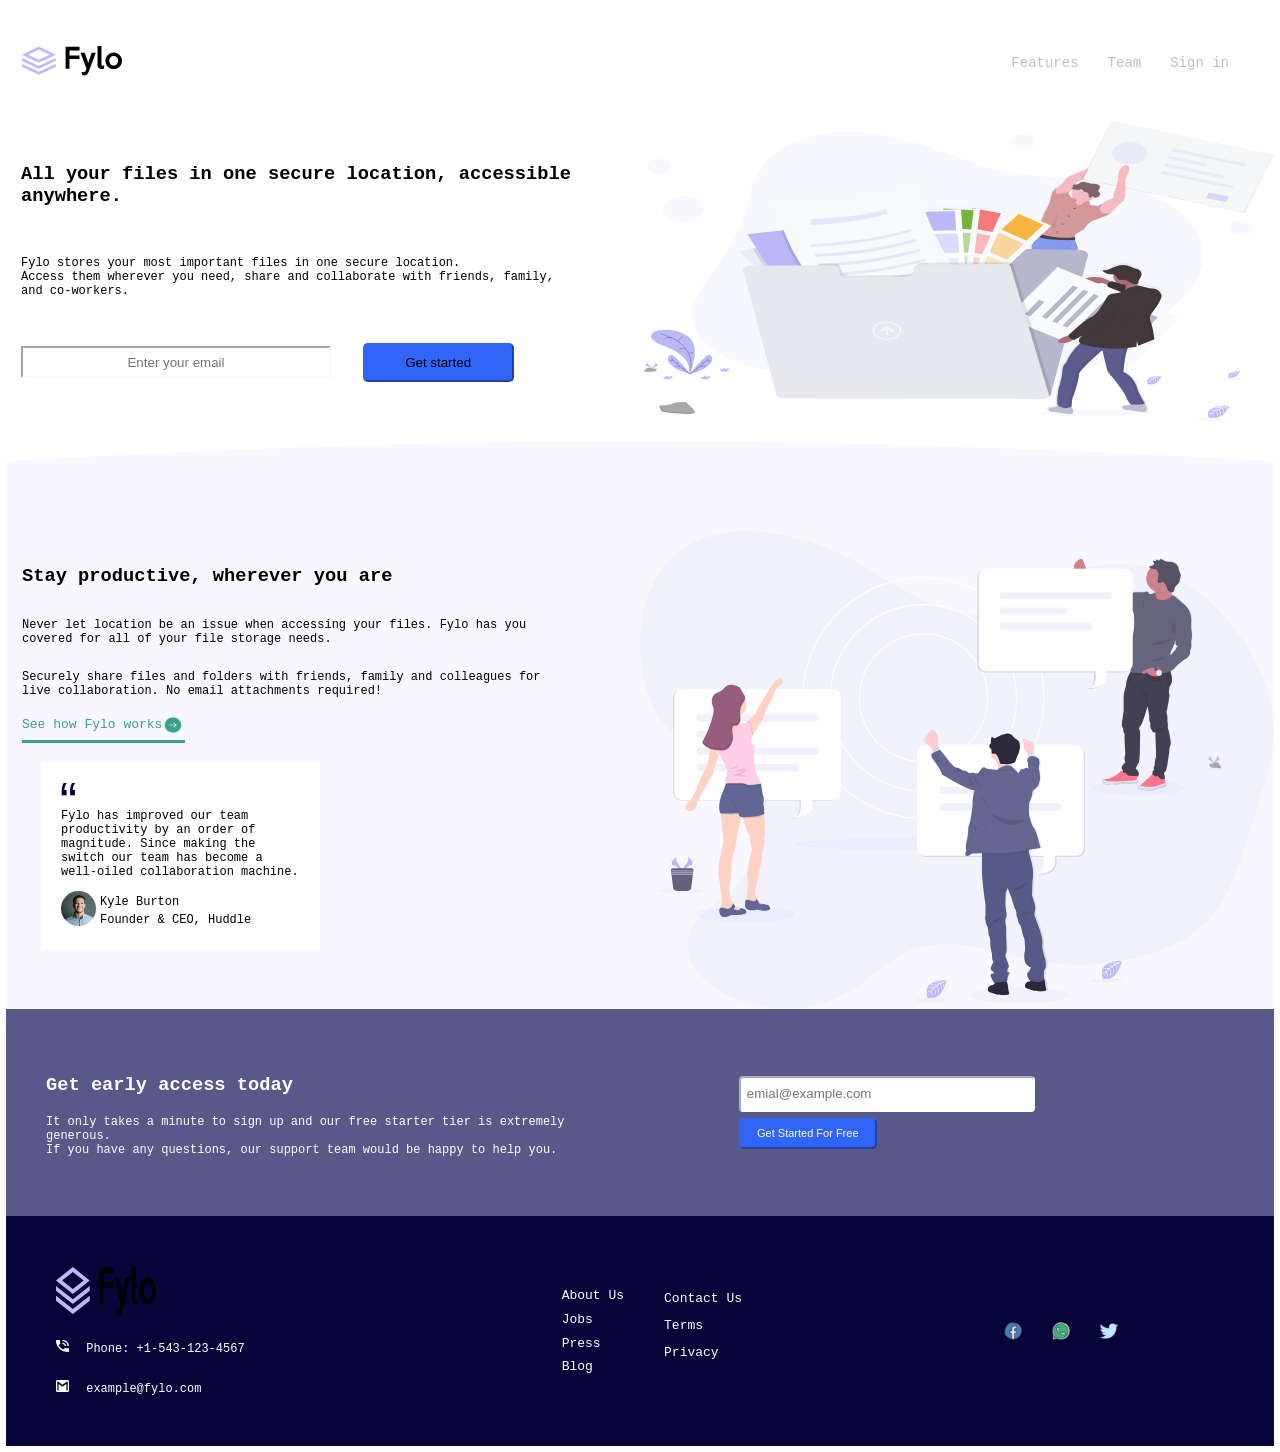
<file: index.html>
<!DOCTYPE html>
<html>
<head>
    <meta charset='utf-8'>
    <meta http-equiv='X-UA-Compatible' content='IE=edge'>
    <title>css task</title>
    <meta name='viewport' content='width=device-width, initial-scale=1'>
   <link rel="stylesheet" href="css project Camp.css">
</head>
<body>




<div class="page"> 
    <div class="header">
    <div class="logo">
        <img src="images/logo.svg" alt="logo icon">
        </div>
    <ul class="links">
    <li>Features</li>
    <li>Team</li>
    <li>Sign in</li> 
    </ul>
    </div>
    <div class="main-area">
    <div class="content">
        <div class="cont1"><h3>All your files in one secure location,  accessible anywhere.</h3>
        <p>Fylo stores your most important files in one secure location. <br>
            Access  them wherever you need, share and collaborate with friends, 
            family, <br> and co-workers.
        </p>
        <div>
            <input type="text" placeholder="Enter your email" class="child1">
        <input type="button" value="Get started" class="child2">
        </div>
        
    </div>
    
        
        <img src="images/illustration-1.svg" alt="">
    </div>
    
    <div class="sidebar">
        
        
        <div class="sid-continare">
            <h3>Stay productive, wherever you are</h3>
            <p>
                Never let location be an issue when accessing your files. Fylo has you <br>

    covered for all of your file storage needs.
    
            </p>
            <p>Securely share files and folders with friends, family and colleagues for <br>
                live collaboration. No email attachments required!
                </p>
                <div class="div1">
                    
                    <img src="images/icon-arrow.svg" alt="" width="5" height="10">
                    <a href="@">See how Fylo works</a> 
                
                </div>
                
                <div class="div2">
                    <img src="images/icon-quotes.svg" alt="" width="15" height="15">
                    <p>Fylo has improved our team productivity by an order of magnitude. Since 
                        making the switch our team has become a well-oiled collaboration machine.</p>
                    <div class="div3">
                        <img src="images/avatar-testimonial.jpg" alt="">
                        <div class="div4">
                        <p>Kyle Burton</p>
                        <p>Founder & CEO, Huddle</p>
                        </div>
                        
                    </div>
                </div>
        </div>
       
            <img src="images/illustration-2.svg" alt="" class="illustration-2">

    </div>
    </div>
    <div class="section3">
        <div class="childone-sec3">
            <h3>Get early access today</h3>
            <p>
                It only takes a minute to sign up and our free starter tier is extremely generous. <br>

                If you have any questions, our support team would be happy to help you.

            </p>
        </div>
        <div class="child2-sec3">
            <input type="text" placeholder="emial@example.com">
            <input type="button" value="Get Started For Free">
        </div>


    </div>
    <div class="footer">

    <div class="contact">
        <img src="images/logo.svg" alt="" width="100px" height="50px">
        <div class="phone">
            <img src="images/icon-phone.svg" alt="" width="13px" height="12px">
            Phone: +1-543-123-4567
            
        </div>
        <div class="email">
            <img src="images/icon-email.svg" alt="" width="13px" height="12px">
            example@fylo.com
        </div>

    </div>
    <div class="list-about">

        <ul>
            <li>About Us</li>
            <li>Jobs</li>
            <li>Press</li>
            <li>Blog</li>
        </ul>
        <ul>
            <li>Contact Us</li>
            <li>Terms</li>
            <li>Privacy</li>
            <li></li>
        </ul>

    </div>
    <div class="icon-media">
        <img src="images/icons8-facebook-48.png" alt="">
        <img src="images/icons8-whatsapp-48.png" alt="">
        <img src="images/icons8-twitter-40.png" alt="">
    </div>
    </div>
</div>
<!-- # Front-end Style Guide

## Colors

### Primary

-   Very Dark Blue: rgb(7, 4, 57)
-   Desaturated Blue: rgb(88, 89, 137)

### Accent

-   Bright Blue: rgb(48, 101, 248)
-   Moderate Cyan: rgb(60, 159, 143)

### Neutral

-   Light Grayish Blue: rgb(246, 246, 254)
-   Light Gray: rgb(191, 191, 191) -->

    
</body>
</html>
</file>
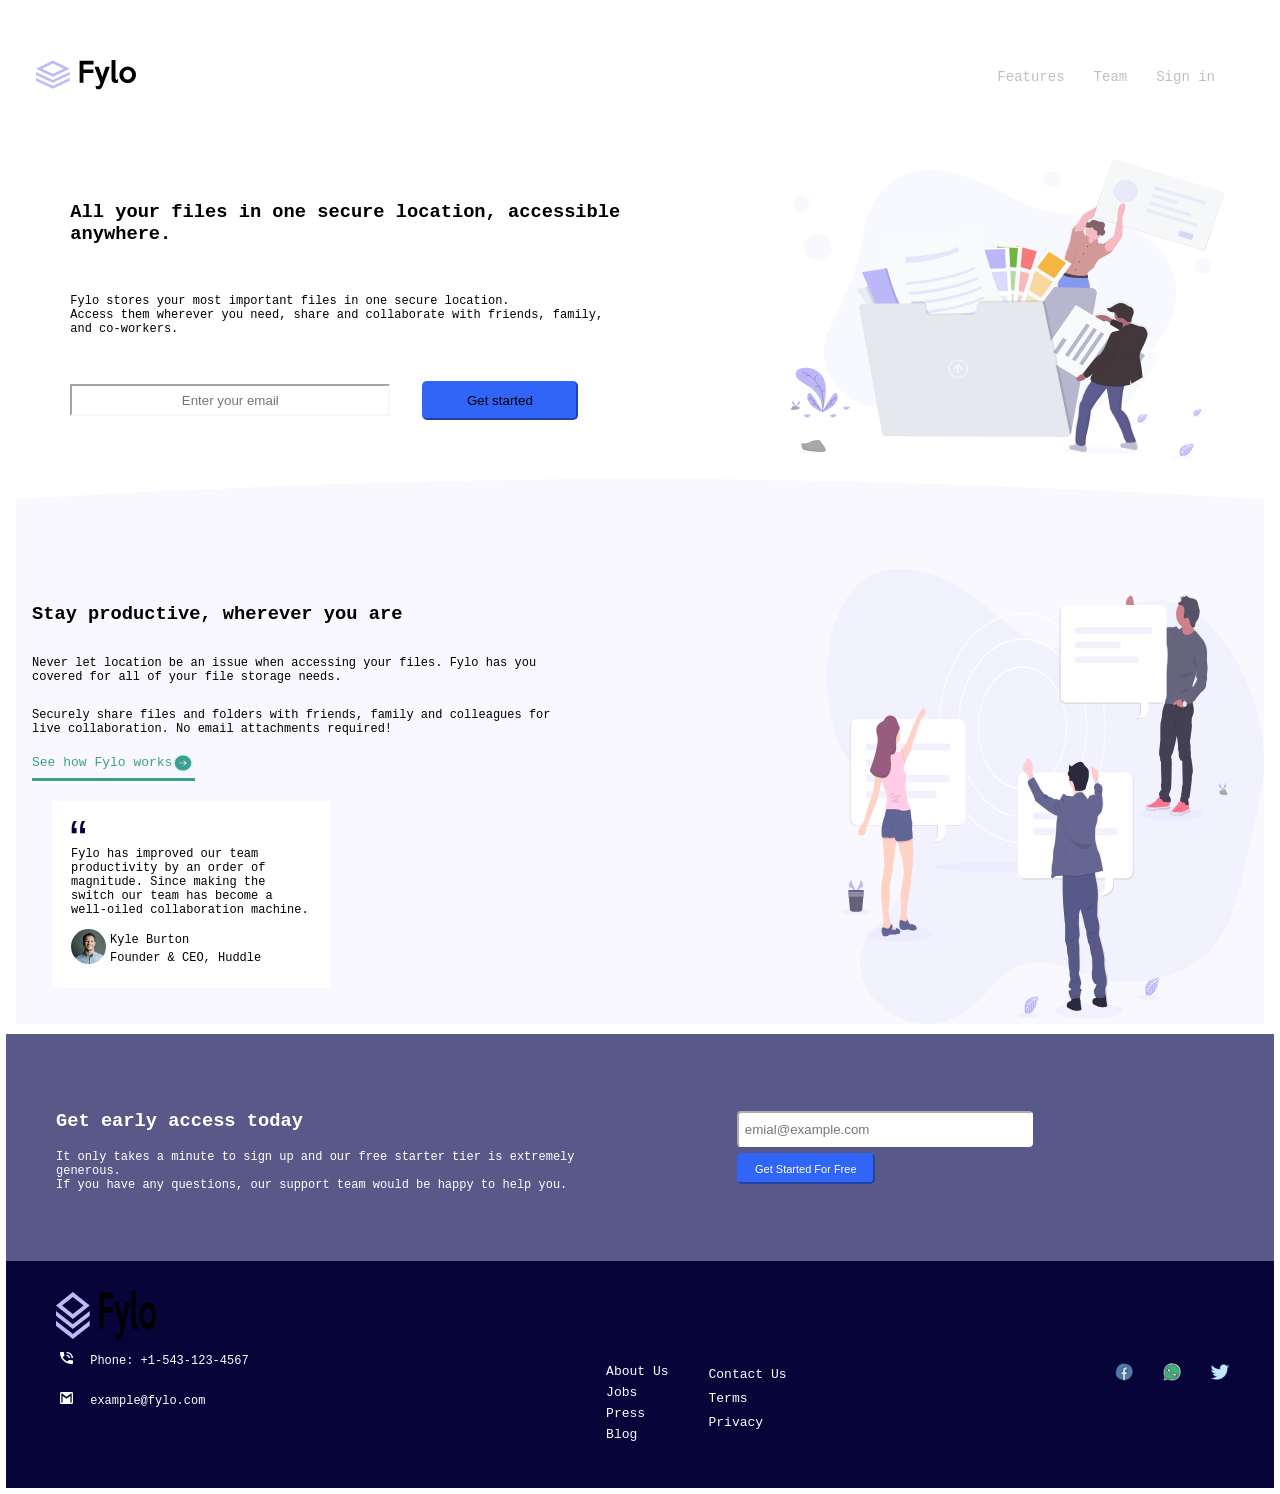
<file: project camp/index.html>
<!DOCTYPE html>
<html>
<head>
    <meta charset='utf-8'>
    <meta http-equiv='X-UA-Compatible' content='IE=edge'>
    <title>css task</title>
    <meta name='viewport' content='width=device-width, initial-scale=1'>
   <link rel="stylesheet" href="css project Camp.css">
</head>
<body>




<div class="page"> 
    <div class="header">
    <div class="logo">
        <img src="images/logo.svg" alt="logo icon">
        </div>
    <ul class="links">
    <li>Features</li>
    <li>Team</li>
    <li>Sign in</li> 
    </ul>
    </div>
    <div class="main-area">
    <div class="content">
        <div class="cont1"><h3>All your files in one secure location,  accessible anywhere.</h3>
        <p>Fylo stores your most important files in one secure location. <br>
            Access  them wherever you need, share and collaborate with friends, 
            family, <br> and co-workers.
        </p>
        <div>
            <input type="text" placeholder="Enter your email" class="child1">
        <input type="button" value="Get started" class="child2">
        </div>
        
    </div>
    
        
        <img src="images/illustration-1.svg" alt="">
    </div>
    
    <div class="sidebar">
        
        
        <div class="sid-continare">
            <h3>Stay productive, wherever you are</h3>
            <p>
                Never let location be an issue when accessing your files. Fylo has you <br>

    covered for all of your file storage needs.
    
            </p>
            <p>Securely share files and folders with friends, family and colleagues for <br>
                live collaboration. No email attachments required!
                </p>
                <div class="div1">
                    
                    <img src="images/icon-arrow.svg" alt="" width="5" height="10">
                    <a href="@">See how Fylo works</a> 
                
                </div>
                
                <div class="div2">
                    <img src="images/icon-quotes.svg" alt="" width="15" height="15">
                    <p>Fylo has improved our team productivity by an order of magnitude. Since 
                        making the switch our team has become a well-oiled collaboration machine.</p>
                    <div class="div3">
                        <img src="images/avatar-testimonial.jpg" alt="">
                        <div class="div4">
                        <p>Kyle Burton</p>
                        <p>Founder & CEO, Huddle</p>
                        </div>
                        
                    </div>
                </div>
        </div>
       
            <img src="images/illustration-2.svg" alt="" class="illustration-2">

    </div>
    </div>
    <div class="section3">
        <div class="childone-sec3">
            <h3>Get early access today</h3>
            <p>
                It only takes a minute to sign up and our free starter tier is extremely generous. <br>

                If you have any questions, our support team would be happy to help you.

            </p>
        </div>
        <div class="child2-sec3">
            <input type="text" placeholder="emial@example.com">
            <input type="button" value="Get Started For Free">
        </div>


    </div>
    <div class="footer">
        <img src="images/logo.svg" alt="" width="100px" height="50px">
        <div class="footer-content">
            <div class="contact">
        
                <div class="phone">
                    <img src="images/icon-phone.svg" alt="" width="13px" height="12px">
                    Phone: +1-543-123-4567
                    
                </div>
                <div class="email">
                    <img src="images/icon-email.svg" alt="" width="13px" height="12px">
                    example@fylo.com
                </div>
        
            </div>
            <div class="list-about">
        
                <ul>
                    <li>About Us</li>
                    <li>Jobs</li>
                    <li>Press</li>
                    <li>Blog</li>
                </ul>
                <ul>
                    <li>Contact Us</li>
                    <li>Terms</li>
                    <li>Privacy</li>
                    <li></li>
                </ul>
        
            </div>
            <div class="icon-media">
                <img src="images/icons8-facebook-48.png" alt="">
                <img src="images/icons8-whatsapp-48.png" alt="">
                <img src="images/icons8-twitter-40.png" alt="">
            </div>
            </div>

        </div>

   
</div>
<!-- # Front-end Style Guide

## Colors

### Primary

-   Very Dark Blue: rgb(7, 4, 57)
-   Desaturated Blue: rgb(88, 89, 137)

### Accent

-   Bright Blue: rgb(48, 101, 248)
-   Moderate Cyan: rgb(60, 159, 143)

### Neutral

-   Light Grayish Blue: rgb(246, 246, 254)
-   Light Gray: rgb(191, 191, 191) -->

    
</body>
</html>
</file>
<file: css project Camp.css>
body{
    margin: 3px;
    padding: 3px;
    font-family: 'Courier New', Courier, monospace;
   }
   .parent .child .title{
    color: red;
}
.parent .title{
    color: blue;
}
.parent > p , .title{
    color: green;
}
.Task2 p{
    padding: 20px;
font-size: 30px;
font-weight: bold;
text-shadow: aqua;
text-shadow: 1px 1px red, 2px 2px #3fbdbd, 3px 3px #7878e5;
}
.Task3 .one{
    text-transform: uppercase;
    font-weight: bold;
}
.Task3 .two{
    text-transform: capitalize;
    font-weight: bold;
}
.Task3 .three{
    
    font-weight: bold;
}
.Parent{
    width: 800px;
    
}
 .child1{
    width: auto;
/* height: auto; */
gap: 15px;
background-color: blanchedalmond;

text-align: center;
margin: 15px 0 15px 0;
}
 .child2{
    width: calc(99% / 3);
/* height: auto; */

padding: 10px;
gap: 15px;
background-color: blanchedalmond;
text-align: center;
margin: 15px 0 15px 0;
display: inline-block;
}
 .child3{
    width: calc(99% / 2);
/* height: auto; */
gap: 15px;
background-color: blanchedalmond;
text-align: center;
margin: 15px 0 15px 0;
display: inline-block;
}
 .child4{
    width: calc(98% / 4);
/* height: auto; */
gap: 15px;
background-color: blanchedalmond;
text-align: center;
margin: 15px 0 15px 0;
display: inline-block;
}
.box{
    display: block;
    width: 100%;
    height: 100%    ;
}
.box .shadow{
top: 50%;
left: 50%;
transform: translate(-50%,-50%);
width: 100px;
height: 100px;
position: absolute;
background-color: beige;
border-radius: 0px 46px;
box-shadow: inset 0px 0px 17px 0px black;
display: block;
}
:root {
--mainColor: #d4e6e4;
--mainPadding: 10px;
} 
/* .cont{
display: block;
width: 100%;
height: auto;
} */
.cont div {
width: 365px;
height: 16px;
border: 2px solid var(--mainColor);
color: var(--mainColor);
padding: var(--mainPadding);
margin: 13px;



}

.page{

width: 100%;
height: auto;

display: flex;
flex-direction: column;
flex-wrap: wrap;
align-content: stretch;
}
.header{
    display: flex;
    flex-direction: row;
    flex-wrap: wrap;
    justify-content: space-between;
    align-items: center;
    padding: 16px;


}
.logo img{

width: 100px;
height: auto;
}
.links{
display: flex;
flex-direction: row;
flex-wrap: wrap;
align-content: space-between;
list-style: none;
width: 80%;
justify-content: flex-end;
}
.links li{
padding-right: 29px;
direction: ltr;
float: right;
font-size: 14px;
color: rgb(191, 191, 191);
}
.main-area{
display: flex;
flex-direction: column;
justify-content: space-between;
gap: 20px;

}
.content , .sidebar{
width: auto;
height: 300px;
display: flex;

}
.content img {
width: 50%;


}
.content .cont1{
    width: 50%;
    display: flex;
    flex-direction: column;
    flex-wrap: wrap;
    align-content: flex-start;
    justify-content: space-around;
    padding: 15px;
}
.content .cont1 p{
font-size: 12px;
}
.content .cont1 div input:first-child{
width: 50%;

margin-right: 22px;
height: 26px;
background-color: white;
border-color: rgb(246, 246, 254);

}
.content .cont1 div input:nth-child(2){
width: 25%;

background-color: rgb(48, 101, 248);
border-radius: 5px;
border-color: rgb(48, 101, 248);


}
.sidebar{
display: flex;
flex-direction: row;
flex-wrap: nowrap;
justify-content: space-between;
background-image: url(images/bg-curve-desktop.svg);
background-repeat: no-repeat;
background-size: cover;
background-position: center;
height: auto;
padding-top: 90px;
}
.sidebar .illustration-2{
width: 50%;
}
.sidebar .sid-continare{
display: flex;
flex-direction: column;
padding: 16px
}
.sidebar .sid-continare p{
    font-size: 12px;
}
.sidebar .sid-continare .div1{
    display: flex;
    width: 163px;
    height: 30px;
    color: #3da08f;
    flex-direction: row-reverse;
    flex-wrap: wrap;
    align-content: center;
    align-items: center;
    border-bottom-style: solid;
    justify-content: flex-end;

}
.sidebar .sid-continare .div1 img{
    width: 22px;
    height: 20px;
}
.sidebar .sid-continare .div1 a{
    text-decoration: none;
    color: #3da08f;
    font-size: 13px;
}
.div2{
width: 240px;
height: auto;
display: flex;
flex-direction: column;
flex-wrap: wrap;
justify-content: space-evenly;
align-items: flex-start;
margin: 20px;
padding: 19px;
background-color: white;
}
.div3{
display: flex;
flex-direction: row;
flex-wrap: wrap;
justify-content: flex-start;
}
.div3 > img{
width: 35px;
height: 35px;
border-radius: 20px;
}
.div4 > p{

font-size: 10px;
margin: 4px;
}
.section3{
display: flex;
background-color: rgb(88, 89, 137);
color: white;
flex-direction: row;
flex-wrap: wrap;
align-items: center;

}
.section3 .childone-sec3 {
width: 45%;
padding: 40px;


}
.section3 .childone-sec3 p{
    font-size: 12px;
}
.section3 .child2-sec3{
width: 30%;
padding: 40px;
display: flex;
flex-direction: column;
flex-wrap: wrap;
align-content: center;
justify-content: space-evenly;
gap: 6px;

}
.section3 .child2-sec3 input:first-child{
border-color: white;
width: 280px;
height: 20px;
border-radius: 4px;
padding: 6px;


}
.section3 .child2-sec3 input:nth-child(2){
border-color: rgb(48, 101, 248);
width: 138px;
height: 31px;
border-radius: 13px;
padding: 6px;
font-size: 11px;
background-color: rgb(48, 101, 248);
color: white;
border-radius: 5px;

}
.footer{
display: flex;
flex-direction: row;
justify-content: flex-start;
background-color: rgb(7, 4, 57);


padding: 20px;
flex-wrap: wrap;
align-items: stretch;
gap: 214px;
}
.contact{
display: flex;
color: white;
flex-direction: column;
flex-wrap: wrap;
justify-content: space-around;
align-items: flex-start;
gap: 24px;
padding: 30px;}
.contact img{
padding-right: 10px;
}
.contact .phone , .email{
font-size: 12px;

}
.list-about{
display: flex;
padding: 33px;
color: white;
}
.list-about ul{
display: flex;
flex-direction: column;
flex-wrap: wrap;
justify-content: space-evenly;
gap: 6px;
}
.list-about ul li{
list-style: none;

font-size: 13px;
cursor: pointer;
}
.icon-media{
display: flex;
align-items: center;

}
.icon-media img{
width: 20px;
height: 20px;
padding: 14px;
cursor: pointer;

}
</file>
<file: project camp/css project Camp.css>
body{
    margin: 3px;
    padding: 3px;
    font-family: 'Courier New', Courier, monospace;
   }
   .parent .child .title{
    color: red;
}
.parent .title{
    color: blue;
}
.parent > p , .title{
    color: green;
}
.Task2 p{
    padding: 20px;
font-size: 30px;
font-weight: bold;
text-shadow: aqua;
text-shadow: 1px 1px red, 2px 2px #3fbdbd, 3px 3px #7878e5;
}
.Task3 .one{
    text-transform: uppercase;
    font-weight: bold;
}
.Task3 .two{
    text-transform: capitalize;
    font-weight: bold;
}
.Task3 .three{
    
    font-weight: bold;
}
.Parent{
    width: 800px;
    
}
 .child1{
    width: auto;
/* height: auto; */
gap: 15px;
background-color: blanchedalmond;

text-align: center;
margin: 15px 0 15px 0;
}
 .child2{
    width: calc(99% / 3);
/* height: auto; */

padding: 10px;
gap: 15px;
background-color: blanchedalmond;
text-align: center;
margin: 15px 0 15px 0;
display: inline-block;
}
 .child3{
    width: calc(99% / 2);
/* height: auto; */
gap: 15px;
background-color: blanchedalmond;
text-align: center;
margin: 15px 0 15px 0;
display: inline-block;
}
 .child4{
    width: calc(98% / 4);
/* height: auto; */
gap: 15px;
background-color: blanchedalmond;
text-align: center;
margin: 15px 0 15px 0;
display: inline-block;
}
.box{
    display: block;
    width: 100%;
    height: 100%    ;
}
.box .shadow{
top: 50%;
left: 50%;
transform: translate(-50%,-50%);
width: 100px;
height: 100px;
position: absolute;
background-color: beige;
border-radius: 0px 46px;
box-shadow: inset 0px 0px 17px 0px black;
display: block;
}
:root {
--mainColor: #d4e6e4;
--mainPadding: 10px;
} 
/* .cont{
display: block;
width: 100%;
height: auto;
} */
.cont div {
width: 365px;
height: 16px;
border: 2px solid var(--mainColor);
color: var(--mainColor);
padding: var(--mainPadding);
margin: 13px;



}

.page{

width: 100%;
height: auto;

display: flex;
flex-direction: column;
flex-wrap: wrap;
align-content: stretch;
}
.header{
    display: flex;
    flex-direction: row;
    flex-wrap: wrap;
    justify-content: space-between;
    align-items: center;
    padding: 30px;


}
.logo img{

width: 100px;
height: auto;
}
.links{
display: flex;
flex-direction: row;
flex-wrap: wrap;
align-content: space-between;
list-style: none;
width: 80%;
justify-content: flex-end;
}
.links li{
padding-right: 29px;
direction: ltr;
float: right;
font-size: 14px;
color: rgb(191, 191, 191);
}
.main-area{
display: flex;
flex-direction: column;
justify-content: space-between;
gap: 20px;
padding: 10px;

}
.content , .sidebar{
    width: auto;
    height: 300px;
    display: flex;
    flex-direction: row;
    justify-content: space-around

}
.content img {
width: 35%;


}
.content .cont1{
    width: 50%;
    display: flex;
    flex-direction: column;
    flex-wrap: wrap;
    align-content: flex-start;
    justify-content: space-around;
    padding: 15px;
}
.content .cont1 p{
font-size: 12px;
}
.content .cont1 div input:first-child{
width: 50%;

margin-right: 22px;
height: 26px;
background-color: white;
border-color: rgb(246, 246, 254);

}
.content .cont1 div input:nth-child(2){
width: 25%;

background-color: rgb(48, 101, 248);
border-radius: 5px;
border-color: rgb(48, 101, 248);


}
.sidebar{
display: flex;
flex-direction: row;
flex-wrap: nowrap;
justify-content: space-between;
background-image: url(images/bg-curve-desktop.svg);
background-repeat: no-repeat;
background-size: cover;
background-position: center;
height: auto;
padding-top: 90px;
}
.sidebar .illustration-2{
width: 35%;
}
.sidebar .sid-continare{
display: flex;
flex-direction: column;
padding: 16px
}
.sidebar .sid-continare p{
    font-size: 12px;
}
.sidebar .sid-continare .div1{
    display: flex;
    width: 163px;
    height: 30px;
    color: #3da08f;
    flex-direction: row-reverse;
    flex-wrap: wrap;
    align-content: center;
    align-items: center;
    border-bottom-style: solid;
    justify-content: flex-end;

}
.sidebar .sid-continare .div1 img{
    width: 22px;
    height: 20px;
}
.sidebar .sid-continare .div1 a{
    text-decoration: none;
    color: #3da08f;
    font-size: 13px;
}
.div2{
width: 240px;
height: auto;
display: flex;
flex-direction: column;
flex-wrap: wrap;
justify-content: space-evenly;
align-items: flex-start;
margin: 20px;
padding: 19px;
background-color: white;
}
.div3{
display: flex;
flex-direction: row;
flex-wrap: wrap;
justify-content: flex-start;
}
.div3 > img{
width: 35px;
height: 35px;
border-radius: 20px;
}
.div4 > p{

font-size: 10px;
margin: 4px;
}
.section3{
display: flex;
background-color: rgb(88, 89, 137);
color: white;
flex-direction: row;
flex-wrap: wrap;
align-items: center;
padding: 10px;

}
.section3 .childone-sec3 {
width: 45%;
padding: 40px;


}
.section3 .childone-sec3 p{
    font-size: 12px;
}
.section3 .child2-sec3{
width: 30%;
padding: 40px;
display: flex;
flex-direction: column;
flex-wrap: wrap;
align-content: center;
justify-content: space-evenly;
gap: 6px;

}
.section3 .child2-sec3 input:first-child{
border-color: white;
width: 280px;
height: 20px;
border-radius: 4px;
padding: 6px;


}
.section3 .child2-sec3 input:nth-child(2){
border-color: rgb(48, 101, 248);
width: 138px;
height: 31px;
border-radius: 13px;
padding: 6px;
font-size: 11px;
background-color: rgb(48, 101, 248);
color: white;
border-radius: 5px;

}
.footer{
    display: flex;
    flex-direction: column;
    background-color: rgb(7, 4, 57);
    
    padding: 30px;
    flex-wrap: wrap;
    align-items: stretch;
    gap: 7px;
    align-content: stretch;
}
.footer img{
    padding-left: 20px;
}
.contact{
    display: flex;
    color: white;
    flex-direction: column;
    flex-wrap: wrap;
    justify-content: space-around;
    align-items: flex-start;
    gap: 24px;
    padding: 4px;}
.footer-content{
    display: flex;
    flex-direction: row;
    flex-wrap: wrap;
    justify-content: space-between;
    align-items: flex-start;
}
.contact img{
padding-right: 10px;
}
.contact .phone , .email{
font-size: 12px;

}
.list-about{
display: flex;

color: white;
}
.list-about ul{
display: flex;
flex-direction: column;
flex-wrap: wrap;
justify-content: space-evenly;
gap: 6px;
}
.list-about ul li{
list-style: none;

font-size: 13px;
cursor: pointer;
}
.icon-media{
display: flex;
align-items: center;

}
.icon-media img{
width: 20px;
height: 20px;
padding: 14px;
cursor: pointer;

}
</file>
